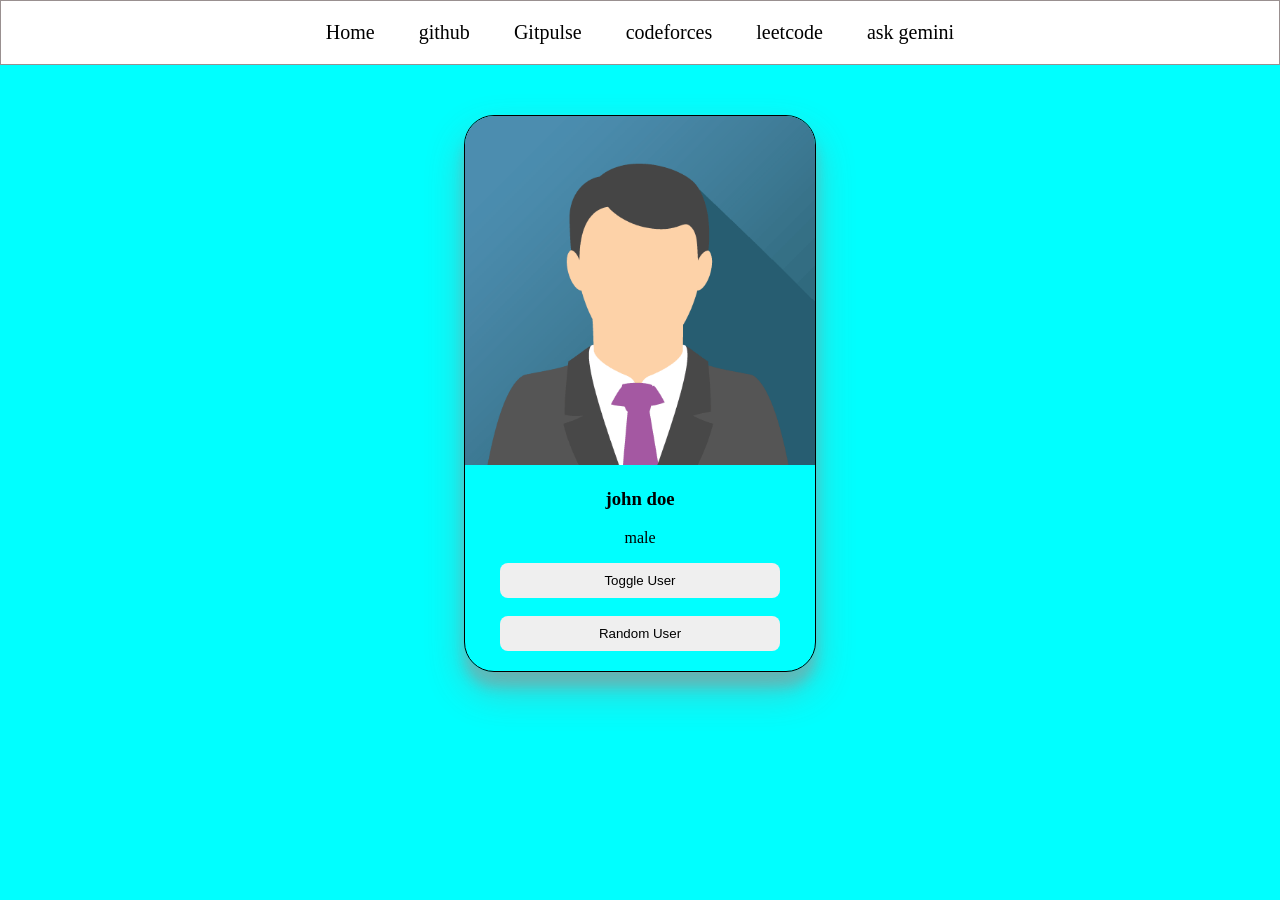
<file: target/classes/static/index.html>
<!DOCTYPE html>
<html lang="en">
<head>
    <meta charset="UTF-8">
    <meta name="viewport" content="width=device-width, initial-scale=1.0">
    <title>Document</title>
    <link rel="stylesheet" href="index.css">
</head>
<body>
    <div class="navbar">
        <a href="">Home</a>
       
        <a href="https://github.com/">github</a>
        <a href="gitpulse.html">Gitpulse</a>
        <a href="https://codeforces.com/">codeforces</a>
        <a href="https://leetcode.com/">leetcode</a>
        <a href="ask-gemini.html">ask gemini</a>
        
    </div>
    <div class="card">
        <img id="user-image" src="john.png" alt="image not found">
        <h3 id="user-name"  >john doe</h3>
        <p id="user-gender">male</p>
        <button onclick="toggleUser()">Toggle User</button>
        <br>
        <br>
        <button> Random User</button>

    </div>
    <script src="index.js"></script>
</body>
</html>
</file>
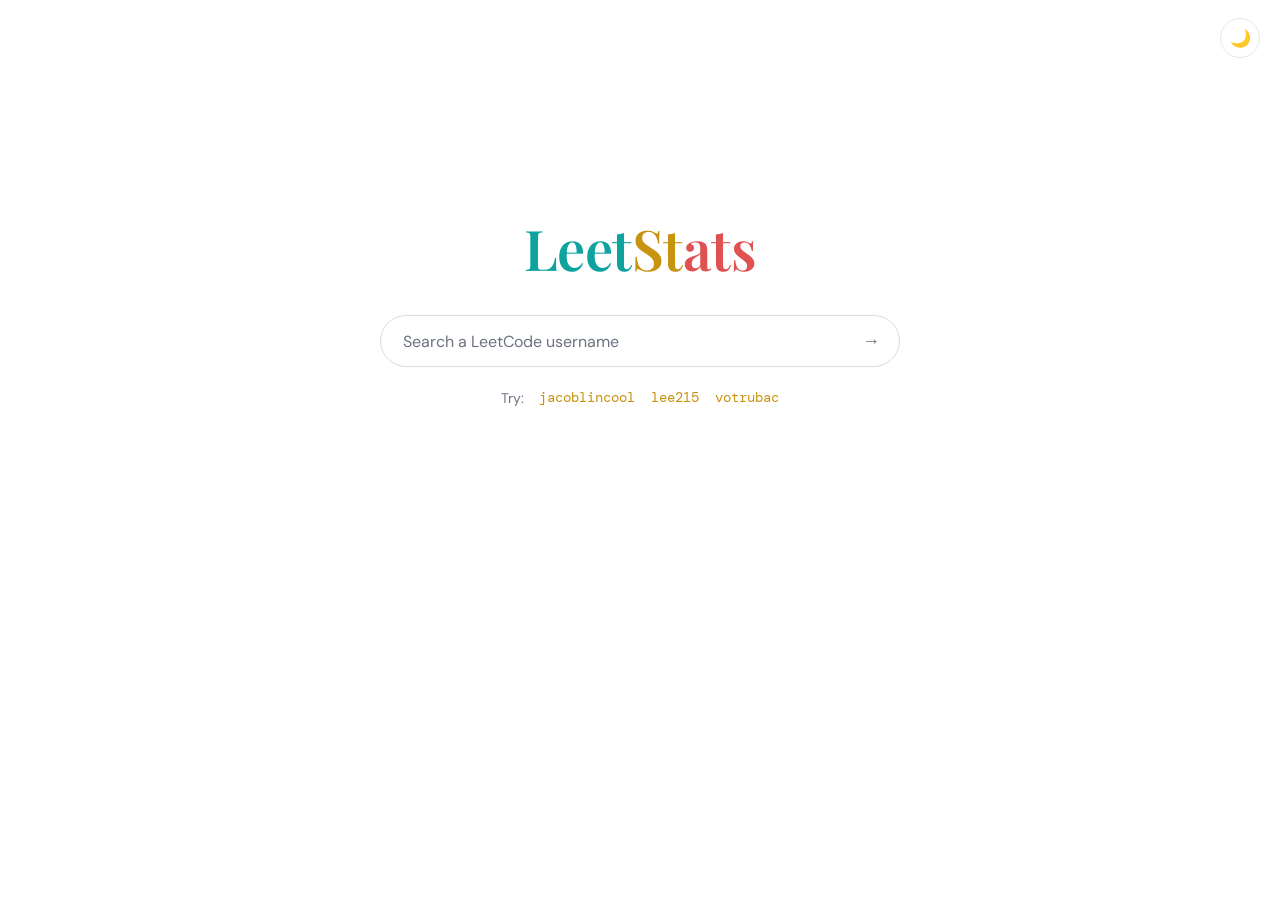
<file: target/classes/static/leetcode-stats.html>
<!DOCTYPE html>
<html lang="en" data-theme="light">
<head>
<meta charset="UTF-8">
<meta name="viewport" content="width=device-width, initial-scale=1.0">
<title>LeetStats</title>
<link rel="preconnect" href="https://fonts.googleapis.com">
<link rel="preconnect" href="https://fonts.gstatic.com" crossorigin>
<link href="https://fonts.googleapis.com/css2?family=Playfair+Display:wght@600&family=DM+Sans:wght@400;500;700&family=DM+Mono:wght@400;500&display=swap" rel="stylesheet">
<style>
  :root, [data-theme="light"] {
    --bg: #ffffff;
    --text: #1f2328;
    --muted: #6b7280;
    --line: #e5e7eb;
    --surface: #ffffff;
    --input-border: #dadce0;
    --input-shadow: rgba(32, 33, 36, 0.12);
    --track: #f0f1f3;
    --easy: #0fa39e;
    --medium: #c8930f;
    --hard: #e05252;
    --accent: #c8930f;
    --card-shadow: 0 1px 3px rgba(32, 33, 36, 0.08), 0 8px 28px rgba(32, 33, 36, 0.06);
  }
  [data-theme="dark"] {
    --bg: #0a0b0d;
    --text: #e9e7e2;
    --muted: #8b8f98;
    --line: rgba(255, 255, 255, 0.09);
    --surface: #121418;
    --input-border: rgba(255, 255, 255, 0.14);
    --input-shadow: rgba(0, 0, 0, 0.5);
    --track: rgba(255, 255, 255, 0.08);
    --easy: #3ddad7;
    --medium: #e3b341;
    --hard: #ff6b6b;
    --accent: #e3b341;
    --card-shadow: 0 20px 50px rgba(0, 0, 0, 0.45);
  }

  * { margin: 0; padding: 0; box-sizing: border-box; }

  html, body { height: 100%; }

  body {
    background: var(--bg);
    color: var(--text);
    font-family: "DM Sans", system-ui, sans-serif;
    display: flex;
    flex-direction: column;
    align-items: center;
    transition: background 0.25s, color 0.25s;
  }

  /* theme toggle, top right */
  .theme-toggle {
    position: fixed;
    top: 18px;
    right: 20px;
    width: 40px;
    height: 40px;
    border-radius: 50%;
    border: 1px solid var(--line);
    background: var(--surface);
    color: var(--text);
    font-size: 17px;
    cursor: pointer;
    display: flex;
    align-items: center;
    justify-content: center;
    transition: background 0.25s, border-color 0.25s, transform 0.15s;
    z-index: 10;
  }
  .theme-toggle:hover { transform: scale(1.06); }
  .theme-toggle:focus-visible { outline: 2px solid var(--accent); outline-offset: 2px; }

  main {
    width: 100%;
    max-width: 640px;
    padding: 0 24px 64px;
    display: flex;
    flex-direction: column;
    align-items: center;
    /* Google-style: sits a bit above vertical center when idle */
    margin-top: clamp(96px, 24vh, 210px);
    transition: margin-top 0.45s cubic-bezier(0.3, 0.8, 0.3, 1);
  }
  body.has-result main { margin-top: 72px; }

  .wordmark {
    font-family: "Playfair Display", serif;
    font-weight: 600;
    font-size: clamp(40px, 8vw, 56px);
    letter-spacing: -0.01em;
    margin-bottom: 30px;
    user-select: none;
  }
  .wordmark .l { color: var(--easy); }
  .wordmark .e { color: var(--medium); }
  .wordmark .t { color: var(--hard); }

  /* search */
  .search {
    width: 100%;
    max-width: 520px;
    display: flex;
    align-items: center;
    gap: 12px;
    background: var(--surface);
    border: 1px solid var(--input-border);
    border-radius: 999px;
    padding: 0 8px 0 22px;
    height: 52px;
    transition: box-shadow 0.2s, border-color 0.2s, background 0.25s;
  }
  .search:focus-within {
    box-shadow: 0 2px 10px var(--input-shadow);
    border-color: transparent;
  }
  [data-theme="dark"] .search:focus-within { border-color: var(--accent); box-shadow: none; }

  .search input {
    flex: 1;
    min-width: 0;
    border: none;
    outline: none;
    background: transparent;
    color: var(--text);
    font-family: "DM Mono", monospace;
    font-size: 16px;
  }
  .search input::placeholder { color: var(--muted); font-family: "DM Sans", sans-serif; }

  .search button {
    border: none;
    background: transparent;
    color: var(--muted);
    font-size: 18px;
    width: 40px;
    height: 40px;
    border-radius: 50%;
    cursor: pointer;
    display: flex;
    align-items: center;
    justify-content: center;
    transition: color 0.15s, background 0.15s;
  }
  .search button:hover { color: var(--accent); background: var(--track); }
  .search button:focus-visible { outline: 2px solid var(--accent); outline-offset: 1px; }
  .search button:disabled { opacity: 0.45; cursor: wait; }

  .try {
    margin-top: 20px;
    font-size: 14px;
    color: var(--muted);
    display: flex;
    gap: 14px;
    align-items: center;
    flex-wrap: wrap;
    justify-content: center;
  }
  .try button {
    background: none;
    border: none;
    padding: 2px 1px;
    color: var(--accent);
    font-family: "DM Mono", monospace;
    font-size: 13.5px;
    cursor: pointer;
    border-bottom: 1px dashed transparent;
    transition: border-color 0.15s;
  }
  .try button:hover { border-bottom-color: var(--accent); }
  .try button:focus-visible { outline: 2px solid var(--accent); outline-offset: 2px; }

  /* states */
  .loader {
    margin-top: 52px;
    width: 34px; height: 34px;
    border: 3px solid var(--track);
    border-top-color: var(--accent);
    border-radius: 50%;
    animation: spin 0.8s linear infinite;
  }
  @keyframes spin { to { transform: rotate(360deg); } }

  .error {
    margin-top: 44px;
    text-align: center;
    color: var(--muted);
    font-size: 14.5px;
    line-height: 1.6;
    max-width: 420px;
  }
  .error b { color: var(--hard); font-weight: 700; display: block; margin-bottom: 4px; }

  /* card */
  .card {
    width: 100%;
    margin-top: 44px;
    background: var(--surface);
    border: 1px solid var(--line);
    border-radius: 18px;
    padding: 30px 34px;
    box-shadow: var(--card-shadow);
    animation: rise 0.45s cubic-bezier(0.2, 0.7, 0.3, 1) both;
    transition: background 0.25s, border-color 0.25s;
  }
  @keyframes rise {
    from { opacity: 0; transform: translateY(14px); }
    to   { opacity: 1; transform: translateY(0); }
  }

  .card-head {
    display: flex;
    justify-content: space-between;
    align-items: baseline;
    gap: 10px;
    flex-wrap: wrap;
    margin-bottom: 26px;
  }
  .card-head a {
    font-family: "Playfair Display", serif;
    font-size: 23px;
    font-weight: 600;
    color: var(--text);
    text-decoration: none;
  }
  .card-head a:hover { color: var(--accent); }
  .card-head .rank {
    font-family: "DM Mono", monospace;
    font-size: 13px;
    color: var(--muted);
  }
  .card-head .rank b { color: var(--accent); font-weight: 500; }

  .card-body {
    display: grid;
    grid-template-columns: 168px 1fr;
    gap: 34px;
    align-items: center;
  }

  .ring-wrap { position: relative; width: 168px; height: 168px; margin: 0 auto; }
  .ring-wrap svg { transform: rotate(-90deg); display: block; }
  .ring-track { fill: none; stroke: var(--track); stroke-width: 9; }
  .ring-fill {
    fill: none;
    stroke: var(--accent);
    stroke-width: 9;
    stroke-linecap: round;
    transition: stroke-dashoffset 1.1s cubic-bezier(0.3, 0.8, 0.3, 1), stroke 0.25s;
  }
  .ring-center {
    position: absolute; inset: 0;
    display: flex; flex-direction: column;
    align-items: center; justify-content: center;
  }
  .ring-center .big {
    font-family: "DM Mono", monospace;
    font-size: 36px;
    line-height: 1;
  }
  .ring-center .small {
    color: var(--muted);
    font-size: 11.5px;
    margin-top: 6px;
    letter-spacing: 0.06em;
    text-transform: uppercase;
  }

  .bars { display: flex; flex-direction: column; gap: 18px; }
  .bar-top {
    display: flex;
    justify-content: space-between;
    align-items: baseline;
    margin-bottom: 7px;
  }
  .bar-top .label {
    font-size: 12.5px;
    font-weight: 700;
    letter-spacing: 0.09em;
    text-transform: uppercase;
  }
  .bar-top .nums {
    font-family: "DM Mono", monospace;
    font-size: 13px;
    color: var(--muted);
  }
  .bar-top .nums b { color: var(--text); font-weight: 500; }
  .bar-track { height: 7px; border-radius: 99px; background: var(--track); overflow: hidden; }
  .bar-fill { height: 100%; width: 0; border-radius: 99px; transition: width 1.1s cubic-bezier(0.3, 0.8, 0.3, 1); }
  .easy   .label { color: var(--easy); }   .easy   .bar-fill { background: var(--easy); }
  .medium .label { color: var(--medium); } .medium .bar-fill { background: var(--medium); }
  .hard   .label { color: var(--hard); }   .hard   .bar-fill { background: var(--hard); }

  .hidden { display: none !important; }

  @media (max-width: 540px) {
    .card { padding: 24px 20px; }
    .card-body { grid-template-columns: 1fr; gap: 26px; }
  }

  @media (prefers-reduced-motion: reduce) {
    * { animation: none !important; transition: none !important; }
  }
</style>
</head>
<body>
  <button class="theme-toggle" id="theme-toggle" aria-label="Switch theme" title="Switch theme">🌙</button>

  <main>
    <h1 class="wordmark"><span class="l">Leet</span><span class="e">St</span><span class="t">ats</span></h1>

    <div class="search">
      <input id="username" type="text" placeholder="Search a LeetCode username" autocomplete="off" spellcheck="false" aria-label="LeetCode username">
      <button id="go" aria-label="Fetch stats" title="Fetch stats">→</button>
    </div>

    <div class="try">
      <span>Try:</span>
      <button data-u="jacoblincool">jacoblincool</button>
      <button data-u="lee215">lee215</button>
      <button data-u="votrubac">votrubac</button>
    </div>

    <div id="loading" class="loader hidden" role="status" aria-label="Loading"></div>

    <div id="error" class="error hidden" role="alert">
      <b>Couldn't fetch that profile</b>
      <span id="error-msg"></span>
    </div>

    <section id="card" class="card hidden" aria-live="polite">
      <div class="card-head">
        <a id="profile-link" href="#" target="_blank" rel="noopener"></a>
        <span class="rank">Rank <b id="ranking">—</b></span>
      </div>
      <div class="card-body">
        <div class="ring-wrap">
          <svg width="168" height="168" viewBox="0 0 168 168" aria-hidden="true">
            <circle class="ring-track" cx="84" cy="84" r="74"></circle>
            <circle class="ring-fill" id="ring" cx="84" cy="84" r="74"></circle>
          </svg>
          <div class="ring-center">
            <div class="big" id="total-solved">0</div>
            <div class="small" id="total-label">solved</div>
          </div>
        </div>
        <div class="bars">
          <div class="bar-row easy">
            <div class="bar-top"><span class="label">Easy</span>
              <span class="nums"><b id="easy-solved">0</b> / <span id="easy-total">0</span></span></div>
            <div class="bar-track"><div class="bar-fill" id="easy-bar"></div></div>
          </div>
          <div class="bar-row medium">
            <div class="bar-top"><span class="label">Medium</span>
              <span class="nums"><b id="medium-solved">0</b> / <span id="medium-total">0</span></span></div>
            <div class="bar-track"><div class="bar-fill" id="medium-bar"></div></div>
          </div>
          <div class="bar-row hard">
            <div class="bar-top"><span class="label">Hard</span>
              <span class="nums"><b id="hard-solved">0</b> / <span id="hard-total">0</span></span></div>
            <div class="bar-track"><div class="bar-fill" id="hard-bar"></div></div>
          </div>
        </div>
      </div>
    </section>
  </main>

<script>
(function () {
  "use strict";

  /* ---------- theme ---------- */
  var root = document.documentElement;
  var toggle = document.getElementById("theme-toggle");
  var prefersDark = window.matchMedia("(prefers-color-scheme: dark)").matches;
  setTheme(prefersDark ? "dark" : "light");

  function setTheme(t) {
    root.setAttribute("data-theme", t);
    toggle.textContent = t === "dark" ? "☀️" : "🌙";
  }
  toggle.addEventListener("click", function () {
    setTheme(root.getAttribute("data-theme") === "dark" ? "light" : "dark");
  });

  /* ---------- elements ---------- */
  var input = document.getElementById("username");
  var goBtn = document.getElementById("go");
  var loadingEl = document.getElementById("loading");
  var errorEl = document.getElementById("error");
  var errorMsg = document.getElementById("error-msg");
  var cardEl = document.getElementById("card");

  var RING_R = 74;
  var RING_C = 2 * Math.PI * RING_R;
  var ring = document.getElementById("ring");
  ring.setAttribute("stroke-dasharray", RING_C);
  ring.setAttribute("stroke-dashoffset", RING_C);

  /* ---------- data sources (tried in order) ---------- */
  var SOURCES = [
    {
      url: function (u) { return "https://leetcode-api-faisalshohag.vercel.app/" + encodeURIComponent(u); },
      parse: function (d) {
        if (!d || d.errors || d.totalSolved === undefined) return null;
        return pick(d);
      }
    },
    {
      url: function (u) { return "https://alfa-leetcode-api.onrender.com/userProfile/" + encodeURIComponent(u); },
      parse: function (d) {
        if (!d || d.errors || d.totalSolved === undefined) return null;
        return pick(d);
      }
    },
    {
      url: function (u) { return "https://leetcode-stats-api.herokuapp.com/" + encodeURIComponent(u); },
      parse: function (d) {
        if (!d || d.status !== "success") return null;
        return pick(d);
      }
    }
  ];

  function pick(d) {
    return {
      totalSolved: d.totalSolved, totalQuestions: d.totalQuestions,
      easySolved: d.easySolved, totalEasy: d.totalEasy,
      mediumSolved: d.mediumSolved, totalMedium: d.totalMedium,
      hardSolved: d.hardSolved, totalHard: d.totalHard,
      ranking: d.ranking
    };
  }

  function fetchWithTimeout(url, ms) {
    var ctrl = new AbortController();
    var t = setTimeout(function () { ctrl.abort(); }, ms);
    return fetch(url, { signal: ctrl.signal })
      .then(function (r) { return r.json(); })
      .finally(function () { clearTimeout(t); });
  }

  function fetchStats(username) {
    var i = 0;
    function tryNext() {
      if (i >= SOURCES.length) return Promise.reject(new Error("all sources failed"));
      var src = SOURCES[i++];
      return fetchWithTimeout(src.url(username), 12000)
        .then(function (json) {
          var parsed = src.parse(json);
          return parsed || tryNext();
        })
        .catch(function () { return tryNext(); });
    }
    return tryNext();
  }

  /* ---------- rendering ---------- */
  function fmt(n) {
    if (n === null || n === undefined || isNaN(n)) return "—";
    return Number(n).toLocaleString("en-US");
  }

  function countUp(el, target, ms) {
    var reduce = window.matchMedia("(prefers-reduced-motion: reduce)").matches;
    if (reduce || !target) { el.textContent = fmt(target || 0); return; }
    var start = performance.now();
    (function step(now) {
      var p = Math.min(((now || performance.now()) - start) / ms, 1);
      var eased = 1 - Math.pow(1 - p, 3);
      el.textContent = fmt(Math.round(target * eased));
      if (p < 1) requestAnimationFrame(step);
    })();
  }

  function setBar(id, solved, total) {
    var pct = total > 0 ? (solved / total) * 100 : 0;
    document.getElementById(id).style.width = Math.max(pct, solved > 0 ? 2 : 0) + "%";
  }

  function render(username, s) {
    var link = document.getElementById("profile-link");
    link.textContent = username;
    link.href = "https://leetcode.com/u/" + encodeURIComponent(username) + "/";

    document.getElementById("ranking").textContent = "#" + fmt(s.ranking);
    document.getElementById("total-label").textContent = "of " + fmt(s.totalQuestions);
    document.getElementById("easy-solved").textContent = fmt(s.easySolved);
    document.getElementById("easy-total").textContent = fmt(s.totalEasy);
    document.getElementById("medium-solved").textContent = fmt(s.mediumSolved);
    document.getElementById("medium-total").textContent = fmt(s.totalMedium);
    document.getElementById("hard-solved").textContent = fmt(s.hardSolved);
    document.getElementById("hard-total").textContent = fmt(s.totalHard);

    document.body.classList.add("has-result");
    cardEl.classList.remove("hidden");

    requestAnimationFrame(function () {
      requestAnimationFrame(function () {
        countUp(document.getElementById("total-solved"), s.totalSolved, 1100);
        var pct = s.totalQuestions > 0 ? s.totalSolved / s.totalQuestions : 0;
        ring.setAttribute("stroke-dashoffset", RING_C * (1 - pct));
        setBar("easy-bar", s.easySolved, s.totalEasy);
        setBar("medium-bar", s.mediumSolved, s.totalMedium);
        setBar("hard-bar", s.hardSolved, s.totalHard);
      });
    });
  }

  function resetCard() {
    ring.setAttribute("stroke-dashoffset", RING_C);
    ["easy-bar", "medium-bar", "hard-bar"].forEach(function (id) {
      document.getElementById(id).style.width = "0";
    });
    document.getElementById("total-solved").textContent = "0";
  }

  /* ---------- flow ---------- */
  var busy = false;

  function lookup(username) {
    username = (username || "").trim();
    if (!username || busy) return;
    busy = true;

    input.value = username;
    goBtn.disabled = true;
    errorEl.classList.add("hidden");
    cardEl.classList.add("hidden");
    resetCard();
    loadingEl.classList.remove("hidden");

    fetchStats(username)
      .then(function (stats) {
        loadingEl.classList.add("hidden");
        render(username, stats);
      })
      .catch(function () {
        loadingEl.classList.add("hidden");
        errorMsg.textContent = 'No stats found for "' + username +
          '". Check the spelling, or the public stats APIs may be briefly busy — try again in a moment.';
        errorEl.classList.remove("hidden");
      })
      .finally(function () {
        goBtn.disabled = false;
        busy = false;
      });
  }

  goBtn.addEventListener("click", function () { lookup(input.value); });
  input.addEventListener("keydown", function (e) { if (e.key === "Enter") lookup(input.value); });
  document.querySelectorAll(".try button").forEach(function (b) {
    b.addEventListener("click", function () { lookup(b.dataset.u); });
  });
})();
</script>
</body>
</html>
</file>
<file: target/classes/static/index.css>
body{
    margin: 0px;
    background-color: cyan;
    
}


h1{
    color :azure;

} 


.navbar{
    border-style: solid;
    border-width: 1px;
    border-color: rgb(153, 144, 144);
    padding: 20px;
    text-align: center; 
    background-color:white;     
}

.navbar a{
    padding: 20px; 
    text-decoration:none;
    color:black;
    font-size: 20px;

}
.navbar a:hover{
    background-color: rgb(6, 240, 240);
    color: rgb(167, 252, 88);
}

.card img{

    width: 100%;

}
.card{
    border: 1px solid black;
    width: 350px;
    border-radius: 30px;
    text-align: center;
    overflow: hidden;
    margin-top: 50px;
    margin-left: auto;
    margin-right: auto;

    padding-bottom: 20px;

    text-align: center;
    box-shadow: rgba(240, 74, 74, 0.3) 0px 19px 38px, rgba(247, 80, 80, 0.22) 0px 15px 12px;
}
.card button{
    border-style: none;
    padding: 10px;
    width: 80%;
    border-radius: 8px;
}
</file>
